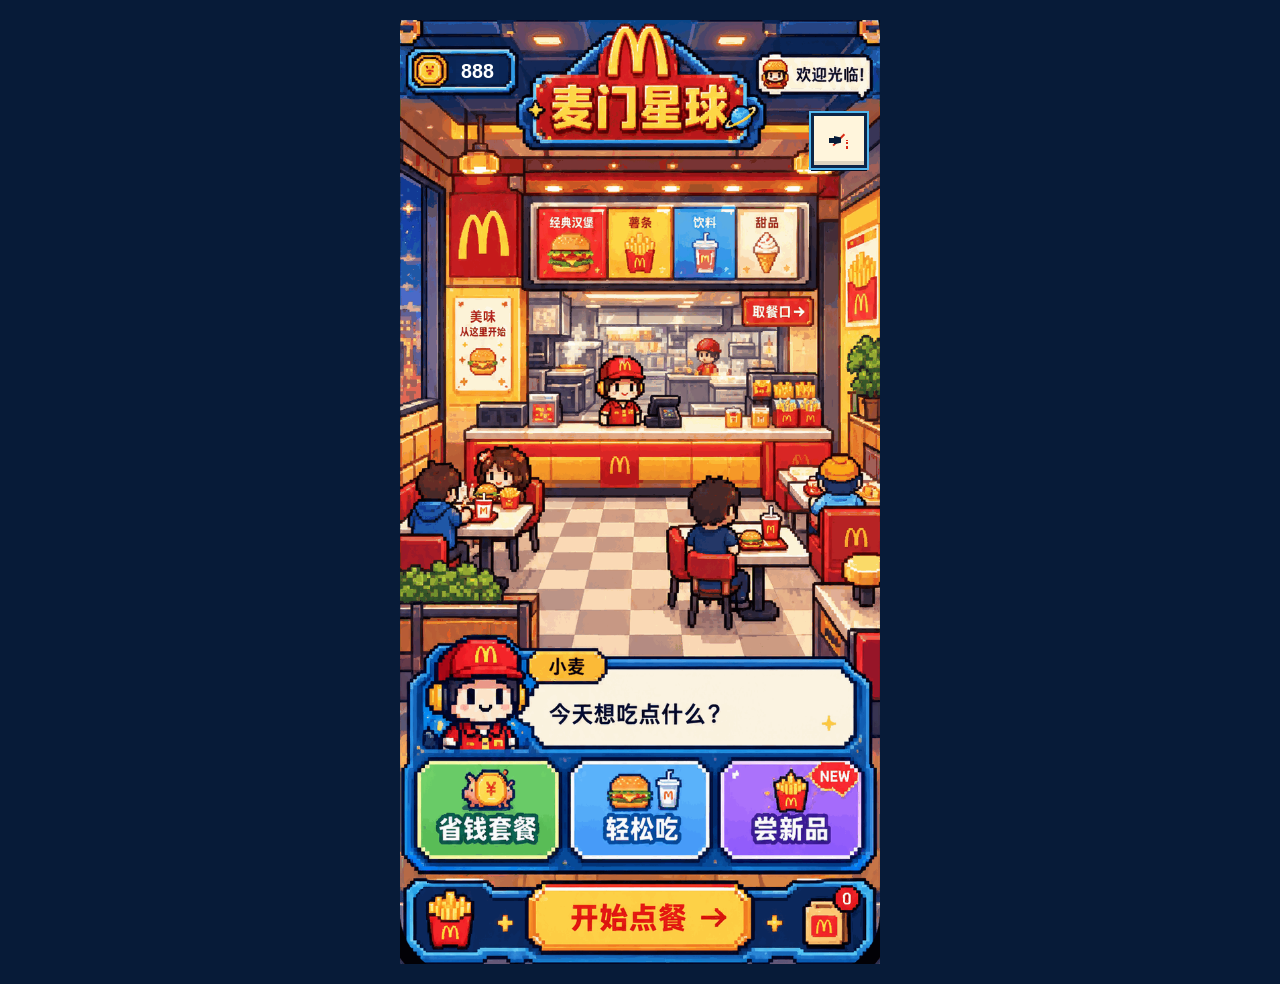
<file: docs/index.html>
<!DOCTYPE html>
<html lang="zh-CN">
<head>
<meta charset="UTF-8">
<meta name="viewport" content="width=device-width, initial-scale=1, viewport-fit=cover">
<meta name="theme-color" content="#071b38">
<title>麦门星球 · 像素点餐</title>
<link rel="stylesheet" href="style.css">
</head>
<body>
  <main id="app" data-state="title" aria-label="麦门星球点餐小游戏">
    <section id="scene-wrap" aria-label="像素餐厅静态场景">
      <img id="scene" src="assets/reference/restaurant.png" width="716" height="920" alt="麦门星球餐厅：招牌、菜单、后厨店员和正在用餐的客人" fetchpriority="high">
      <canvas id="scene-motion" width="716" height="920" aria-hidden="true"></canvas>
      <div id="hud">
        <span id="coins" data-initial="true" role="status" aria-label="游戏金币">888</span>
        <button type="button" id="bgm-toggle" aria-pressed="false" aria-label="播放背景音乐">
          <span class="bgm-icon" aria-hidden="true">
            <span class="bgm-wave"><i></i><i></i><i></i></span>
            <span class="bgm-mute"></span>
          </span>
          <span class="sr-only">背景音乐开关</span>
        </button>
      </div>
      <span id="scene-status" class="sr-only" role="status"></span>
      <div id="customer-dialogue">
        <span id="customer-dialogue-status" class="sr-only" role="status">点击餐厅里的小人，他们会说话</span>
        <button type="button" class="customer-hotspot" id="hotspot-blue" data-guest="blue" aria-label="和左侧蓝衣顾客聊天"></button>
        <button type="button" class="customer-hotspot" id="hotspot-front" data-guest="front" aria-label="和正面顾客聊天"></button>
        <button type="button" class="customer-bubble hidden" id="bubble-blue" data-guest="blue">
          <span class="line">我也觉得！</span><span class="sr-only">，点击换一句</span>
        </button>
        <button type="button" class="customer-bubble hidden" id="bubble-front" data-guest="front">
          <span class="line">这个新品夯爆了！</span><span class="sr-only">，点击换一句</span>
        </button>
      </div>
      <span id="mode-tag" class="hidden">demo</span>
      <div id="plate" class="hidden" role="status" aria-live="polite">
        <div class="plate-store" id="plate-store">麦门星球示例餐厅</div>
        <div class="plate-no" id="plate-no">No.888</div>
        <div class="plate-hint">凭这个号去门店取餐 ↑</div>
      </div>
    </section>
    <section id="panel" aria-label="点餐操作">
      <div id="dialog">
        <span class="sr-only">小麦：</span>
        <div class="bubble"><span id="speech" aria-live="polite">今天想吃点什么？</span></div>
      </div>
      <div id="card" class="hidden"></div>
      <div id="options"></div>
      <div id="actionbar">
        <span class="action-icon fries" aria-hidden="true"></span>
        <button id="primary" type="button"><span id="primary-label">开始点餐 →</span></button>
        <span class="action-icon bag" aria-label="当前餐品数量"><b id="bag-count" role="status">0</b></span>
      </div>
    </section>
  </main>
  <script src="static-api.js"></script>
  <script src="scene.js"></script>
  <script src="bgm.js"></script>
  <script src="game.js"></script>
</body>
</html>
</file>
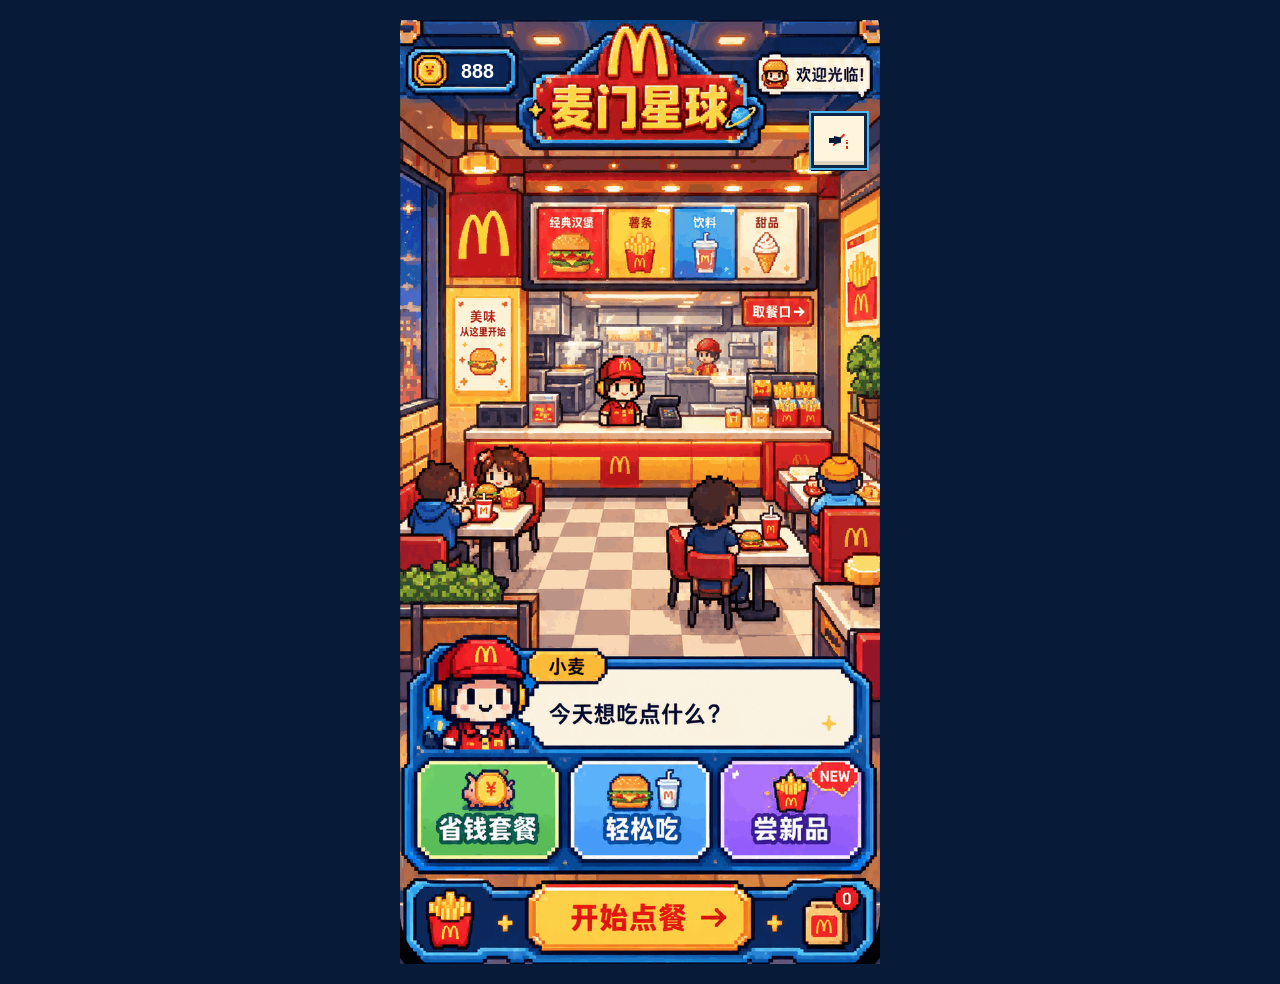
<file: web/index.html>
<!DOCTYPE html>
<html lang="zh-CN">
<head>
<meta charset="UTF-8">
<meta name="viewport" content="width=device-width, initial-scale=1, viewport-fit=cover">
<meta name="theme-color" content="#071b38">
<title>麦门星球 · 像素点餐</title>
<link rel="stylesheet" href="style.css">
</head>
<body>
  <main id="app" data-state="title" aria-label="麦门星球点餐小游戏">
    <section id="scene-wrap" aria-label="像素餐厅静态场景">
      <img id="scene" src="assets/reference/restaurant.png" width="716" height="920" alt="麦门星球餐厅：招牌、菜单、后厨店员和正在用餐的客人" fetchpriority="high">
      <canvas id="scene-motion" width="716" height="920" aria-hidden="true"></canvas>
      <div id="hud">
        <span id="coins" data-initial="true" role="status" aria-label="游戏金币">888</span>
        <button type="button" id="bgm-toggle" aria-pressed="false" aria-label="播放背景音乐">
          <span class="bgm-icon" aria-hidden="true">
            <span class="bgm-wave"><i></i><i></i><i></i></span>
            <span class="bgm-mute"></span>
          </span>
          <span class="sr-only">背景音乐开关</span>
        </button>
      </div>
      <div id="customer-dialogue">
        <span id="customer-dialogue-status" class="sr-only" role="status">点击餐厅里的小人，他们会说话</span>
        <button type="button" class="customer-hotspot" id="hotspot-blue" data-guest="blue" aria-label="和左侧蓝衣顾客聊天"></button>
        <button type="button" class="customer-hotspot" id="hotspot-front" data-guest="front" aria-label="和正面顾客聊天"></button>
        <button type="button" class="customer-bubble hidden" id="bubble-blue" data-guest="blue">
          <span class="line">我也觉得！</span><span class="sr-only">，点击换一句</span>
        </button>
        <button type="button" class="customer-bubble hidden" id="bubble-front" data-guest="front">
          <span class="line">这个新品夯爆了！</span><span class="sr-only">，点击换一句</span>
        </button>
      </div>
      <span id="scene-status" class="sr-only" role="status"></span>
      <span id="mode-tag" class="hidden">demo</span>
      <div id="plate" class="hidden" role="status" aria-live="polite">
        <div class="plate-store" id="plate-store">麦门星球示例餐厅</div>
        <div class="plate-no" id="plate-no">No.888</div>
        <div class="plate-hint">凭这个号去门店取餐 ↑</div>
      </div>
    </section>
    <section id="panel" aria-label="点餐操作">
      <div id="dialog">
        <span class="sr-only">小麦：</span>
        <div class="bubble"><span id="speech" aria-live="polite">今天想吃点什么？</span></div>
      </div>
      <div id="card" class="hidden"></div>
      <div id="options"></div>
      <div id="actionbar">
        <span class="action-icon fries" aria-hidden="true"></span>
        <button id="primary" type="button"><span id="primary-label">开始点餐 →</span></button>
        <span class="action-icon bag" aria-label="当前餐品数量"><b id="bag-count" role="status">0</b></span>
      </div>
    </section>
  </main>
  <script src="scene.js"></script>
  <script src="bgm.js"></script>
  <script src="game.js"></script>
</body>
</html>
</file>
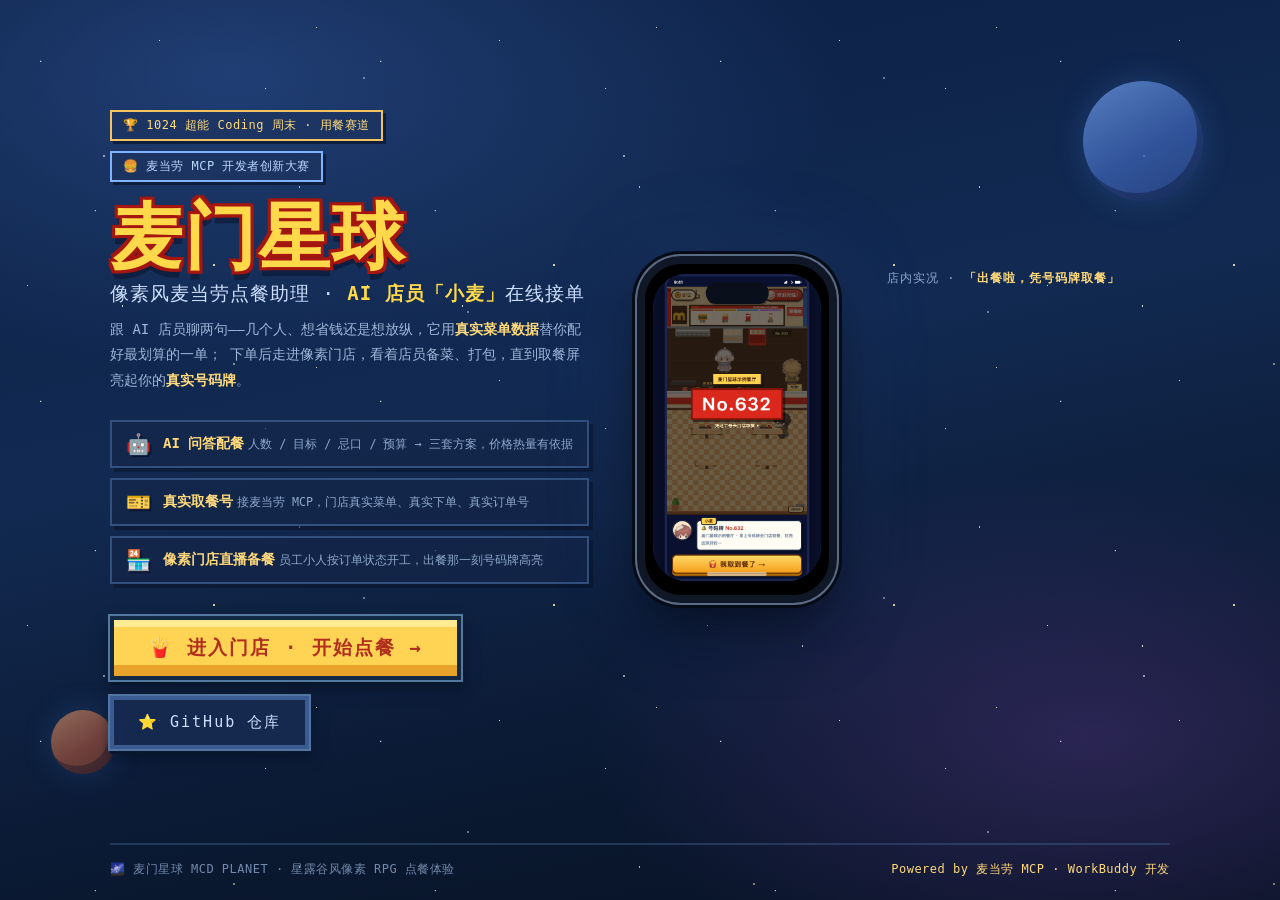
<file: web/cover.html>
<!DOCTYPE html>
<html lang="zh-CN">
<head>
<meta charset="UTF-8">
<meta name="viewport" content="width=device-width, initial-scale=1">
<title>麦门星球 · 像素麦当劳点餐助理</title>
<style>
  * { margin:0; padding:0; box-sizing:border-box; }
  html,body { height:100%; }
  body {
    font-family:"PingFang SC","Microsoft YaHei",monospace;
    background:
      radial-gradient(ellipse 80% 55% at 18% 8%, rgba(64,110,190,.38), transparent 60%),
      radial-gradient(ellipse 65% 50% at 85% 82%, rgba(120,70,170,.30), transparent 60%),
      linear-gradient(168deg, #0b1e42 0%, #122a52 42%, #0a1830 78%, #071224 100%);
    color:#f4ecd8; min-height:100vh; overflow-x:hidden;
    display:flex; flex-direction:column; align-items:center;
  }
  /* ---------- 像素星空 ---------- */
  .stars, .stars2 { position:fixed; inset:0; pointer-events:none; z-index:0; }
  .stars {
    background-image:
      radial-gradient(1.5px 1.5px at 12% 18%, #fff 50%, transparent 51%),
      radial-gradient(1.5px 1.5px at 28% 62%, #cfe4ff 50%, transparent 51%),
      radial-gradient(1px 1px at 47% 12%, #fff 50%, transparent 51%),
      radial-gradient(2px 2px at 63% 78%, #ffe9b0 50%, transparent 51%),
      radial-gradient(1px 1px at 78% 26%, #fff 50%, transparent 51%),
      radial-gradient(1.5px 1.5px at 88% 55%, #b8d4ff 50%, transparent 51%),
      radial-gradient(1px 1px at 8% 84%, #fff 50%, transparent 51%),
      radial-gradient(1px 1px at 55% 42%, #dcecff 50%, transparent 51%),
      radial-gradient(1.5px 1.5px at 36% 90%, #fff 50%, transparent 51%),
      radial-gradient(1px 1px at 93% 8%, #ffe9b0 50%, transparent 51%);
    background-size: 340px 340px; opacity:.85;
    animation: twinkle 4.2s steps(2) infinite;
  }
  .stars2 {
    background-image:
      radial-gradient(2px 2px at 20% 30%, rgba(255,255,255,.55) 50%, transparent 51%),
      radial-gradient(2px 2px at 70% 15%, rgba(180,215,255,.5) 50%, transparent 51%),
      radial-gradient(1.5px 1.5px at 45% 70%, rgba(255,233,176,.5) 50%, transparent 51%),
      radial-gradient(1.5px 1.5px at 90% 60%, rgba(255,255,255,.4) 50%, transparent 51%);
    background-size: 520px 520px;
    animation: twinkle 6s steps(2) infinite reverse;
  }
  @keyframes twinkle { 50% { opacity:.35; } }
  .planet {
    position:fixed; border-radius:50%; pointer-events:none; z-index:0;
    box-shadow: inset -6px -8px 0 rgba(0,0,20,.35), 0 0 34px rgba(90,150,255,.28);
  }
  .planet.p1 { width:120px; height:120px; right:6%; top:9%;
    background: linear-gradient(150deg,#6f9fe8,#3d63b4 55%,#2c4a8c); opacity:.75; }
  .planet.p2 { width:64px; height:64px; left:4%; bottom:14%;
    background: linear-gradient(150deg,#e8a06f,#b45a3d 55%,#8c3f2c); opacity:.6; }
  .meteor {
    position:fixed; width:3px; height:3px; background:#fff; border-radius:50%;
    top:14%; left:-10px; z-index:0; opacity:0;
    box-shadow: 0 0 8px #fff;
    animation: meteor 9s linear infinite;
  }
  .meteor::after { content:""; position:absolute; right:2px; top:1px; width:90px; height:2px;
    background:linear-gradient(90deg,transparent,rgba(255,255,255,.75)); }
  .meteor.m2 { top:44%; animation-delay:4.5s; animation-duration:11s; }
  @keyframes meteor { 0%,70% { opacity:0; transform:translate(0,0); } 72% { opacity:1; } 100% { opacity:0; transform:translate(70vw,38vh); } }

  /* ---------- 主体 ---------- */
  .wrap {
    position:relative; z-index:1; width:min(1060px,94vw);
    display:flex; align-items:center; gap:48px;
    padding:44px 0 28px; flex:1;
  }
  .left { flex:1.15; min-width:0; }
  .badge-row { display:flex; align-items:center; gap:10px; margin-bottom:18px; flex-wrap:wrap; }
  .badge {
    display:inline-flex; align-items:center; gap:6px;
    font-size:12px; padding:5px 11px; letter-spacing:.5px;
    border:2px solid #f2c35f; color:#ffd97a; background:rgba(30,52,96,.72);
    box-shadow:3px 3px 0 rgba(8,16,36,.6);
  }
  .badge.demo { border-color:#7fb2ff; color:#bcd8ff; }
  h1 {
    font-size:clamp(44px,6.4vw,72px); line-height:1.04; letter-spacing:2px;
    color:#ffd94a; margin-bottom:6px;
    text-shadow:
      3px 0 0 #a4160f, -3px 0 0 #a4160f, 0 3px 0 #a4160f, 0 -3px 0 #a4160f,
      3px 3px 0 #a4160f, -3px 3px 0 #a4160f, 3px -3px 0 #a4160f, -3px -3px 0 #a4160f,
      0 9px 0 rgba(10,20,44,.55);
  }
  .subtitle { font-size:clamp(15px,2vw,19px); color:#cfe0ff; margin-bottom:10px; letter-spacing:1px; }
  .subtitle b { color:#ffd94a; }
  .desc { font-size:14px; line-height:1.85; color:#9fb6d8; margin-bottom:26px; max-width:520px; }
  .feats { display:flex; flex-direction:column; gap:10px; margin-bottom:32px; }
  .feat {
    display:flex; align-items:center; gap:12px; font-size:14px; color:#e8eefc;
    background:rgba(20,38,74,.66); border:2px solid #33507f; padding:10px 14px;
    box-shadow:4px 4px 0 rgba(8,16,36,.5); max-width:480px;
  }
  .feat .ic { font-size:20px; filter:drop-shadow(2px 2px 0 rgba(0,0,20,.4)); }
  .feat b { color:#ffd97a; margin-right:4px; }
  .feat small { color:#8fa8cc; }
  .cta { display:flex; gap:16px; align-items:center; flex-wrap:wrap; }
  .btn {
    display:inline-flex; align-items:center; gap:10px; cursor:pointer; text-decoration:none;
    font-family:inherit; font-size:19px; letter-spacing:2px; padding:15px 34px;
    border:4px solid #122843; outline:2px solid #5479a0; color:#b12e1e; font-weight:700;
    background:linear-gradient(#ffec92 0 12%,#ffd354 12% 80%,#e8a42a 80%);
    box-shadow:0 5px 0 #07172e, 0 8px 14px rgba(3,8,24,.5);
    transition:transform .06s, box-shadow .06s;
  }
  .btn:hover { filter:brightness(1.06); }
  .btn:active { transform:translateY(4px); box-shadow:0 1px 0 #07172e; }
  .btn.ghost {
    color:#cfe0ff; background:rgba(24,44,84,.8); border-color:#3a5c92; outline-color:#5275a1;
    font-size:15px; padding:13px 24px; font-weight:400;
  }
  /* ---------- 右侧手机 ---------- */
  .right { flex:0 0 auto; display:flex; justify-content:center; }
  .phone {
    width:min(300px,72vw); border:8px solid #101828; border-radius:44px;
    background:#000; padding:10px 8px 14px; position:relative;
    box-shadow:
      0 0 0 2px #5c6b84, 0 0 0 5px #060b18,
      0 26px 60px rgba(2,6,18,.75), 0 0 90px rgba(80,130,220,.22);
    animation: float 5.5s ease-in-out infinite;
  }
  @keyframes float { 50% { transform:translateY(-12px); } }
  .island {
    position:absolute; top:18px; left:50%; transform:translateX(-50%);
    width:34%; height:22px; background:#0a0f1c; border-radius:12px; z-index:3;
  }
  .screen { border-radius:34px; overflow:hidden; position:relative; background:#122a52; }
  .screen img { display:block; width:100%; }
  .gesture {
    position:absolute; bottom:5px; left:50%; transform:translateX(-50%);
    width:36%; height:4px; border-radius:2px; background:rgba(255,255,255,.5);
  }
  .caption {
    text-align:center; font-size:12px; color:#8fa8cc; margin-top:14px; letter-spacing:1px;
  }
  .caption b { color:#ffd97a; }
  /* ---------- 页脚 ---------- */
  footer {
    position:relative; z-index:1; width:min(1060px,94vw);
    border-top:2px solid rgba(82,117,161,.35); padding:16px 0 22px;
    display:flex; justify-content:space-between; align-items:center; gap:14px; flex-wrap:wrap;
    font-size:12px; color:#7189ad; letter-spacing:.5px;
  }
  footer .mcd { color:#ffd97a; }
  @media (max-width:880px) {
    .wrap { flex-direction:column; gap:30px; padding:30px 0 20px; text-align:center; }
    .feat { max-width:none; }
    .cta { justify-content:center; }
    .desc { max-width:none; }
    .badge-row { justify-content:center; }
    .planet.p1 { width:80px; height:80px; }
  }
</style>
</head>
<body>
<div class="stars"></div>
<div class="stars2"></div>
<div class="planet p1"></div>
<div class="planet p2"></div>
<div class="meteor"></div>
<div class="meteor m2"></div>

<div class="wrap">
  <div class="left">
    <div class="badge-row">
      <span class="badge">🏆 1024 超能 Coding 周末 · 用餐赛道</span>
      <span class="badge demo">🍔 麦当劳 MCP 开发者创新大赛</span>
    </div>
    <h1>麦门星球</h1>
    <p class="subtitle">像素风麦当劳点餐助理 · <b>AI 店员「小麦」</b>在线接单</p>
    <p class="desc">
      跟 AI 店员聊两句——几个人、想省钱还是想放纵，它用<b style="color:#ffd97a">真实菜单数据</b>替你配好最划算的一单；
      下单后走进像素门店，看着店员备菜、打包，直到取餐屏亮起你的<b style="color:#ffd97a">真实号码牌</b>。
    </p>
    <div class="feats">
      <div class="feat"><span class="ic">🤖</span><span><b>AI 问答配餐</b><small>人数 / 目标 / 忌口 / 预算 → 三套方案，价格热量有依据</small></span></div>
      <div class="feat"><span class="ic">🎫</span><span><b>真实取餐号</b><small>接麦当劳 MCP，门店真实菜单、真实下单、真实订单号</small></span></div>
      <div class="feat"><span class="ic">🏪</span><span><b>像素门店直播备餐</b><small>员工小人按订单状态开工，出餐那一刻号码牌高亮</small></span></div>
    </div>
    <div class="cta">
      <a class="btn" href="/game">🍟 进入门店 · 开始点餐 →</a>
      <a class="btn ghost" href="https://github.com/winnieoi/MM-pixel-order" target="_blank" rel="noopener">⭐ GitHub 仓库</a>
    </div>
  </div>

  <div class="right">
    <div class="phone">
      <div class="island"></div>
      <div class="screen">
        <img src="assets/screens/04-plate.png" alt="麦门星球游戏画面：出餐号码牌">
        <div class="gesture"></div>
      </div>
    </div>
    <div class="caption" style="width:100%">店内实况 · <b>「出餐啦，凭号码牌取餐」</b></div>
  </div>
</div>

<footer>
  <span>🌌 麦门星球 MCD PLANET · 星露谷风像素 RPG 点餐体验</span>
  <span class="mcd">Powered by 麦当劳 MCP · WorkBuddy 开发</span>
</footer>
</body>
</html>
</file>
<file: docs/style.css>
/* 原图切片共享同一 716px 坐标系；文字、订单和按钮仍由 DOM 驱动。 */
:root { color-scheme: light; --navy: #071b38; --cream: #fff5dc; --blue: #258dcc; --yellow: #ffcf48; }
* { box-sizing: border-box; }
html { min-height: 100%; background: var(--navy); }
body { margin: 0; min-height: 100dvh; padding: env(safe-area-inset-top) 0 env(safe-area-inset-bottom); background: var(--navy); color: #101b35; font-family: "PingFang SC", "Microsoft YaHei", sans-serif; }
button { font: inherit; cursor: pointer; -webkit-tap-highlight-color: transparent; touch-action: manipulation; }
button:disabled { cursor: wait; }
button:focus-visible, a:focus-visible { outline: 3px solid #fff49b; outline-offset: 3px; }
.hidden { display: none !important; }
.sr-only { position: absolute !important; width: 1px !important; height: 1px !important; padding: 0 !important; margin: -1px !important; overflow: hidden !important; clip-path: inset(50%) !important; white-space: nowrap !important; border: 0 !important; }
#app { position: relative; width: 100%; max-width: 480px; margin: 0 auto; container-type: inline-size; background: var(--navy); }
#scene-wrap { position: relative; width: 100%; }
#scene { display: block; width: 100%; height: auto; }
#scene-motion { position: absolute; inset: 0; z-index: 1; width: 100%; height: 100%; pointer-events: none; image-rendering: pixelated; }
#scene-wrap { overflow: hidden; }
#hud { position: absolute; inset: 0; pointer-events: none; }
#coins { position: absolute; left: 11.59%; top: 6.3%; width: 9.08%; height: 4.13%; display: flex; align-items: center; justify-content: center; background: url('assets/reference/coin-blank.png') center / 100% 100%; color: #fff; font-size: 4.1cqw; font-weight: 800; font-variant-numeric: tabular-nums; }
#coins[data-initial="true"] { background: none; color: transparent; }
/* 背景音乐开关：像素风喇叭按钮，位于场景右上角，不遮挡金币与人物。 */
#bgm-toggle {
  position: absolute;
  right: 2.8%;
  top: 15%;
  width: 11.5%;
  aspect-ratio: 1 / 1;
  padding: 0;
  border: 3px solid #0c2446;
  border-radius: 0;
  background: var(--cream);
  box-shadow: 0 0 0 2px #51b7ef, inset 0 -4px 0 #0002, 0 3px 0 #050f24;
  display: flex;
  align-items: center;
  justify-content: center;
  cursor: pointer;
  pointer-events: auto;
}
#bgm-toggle:active { transform: translateY(1px); box-shadow: 0 0 0 2px #51b7ef, inset 0 -3px 0 #0002, 0 2px 0 #050f24; }
/* 像素喇叭图标：用 box-shadow 画小方块，静音时加斜杠。 */
.bgm-icon {
  position: relative;
  width: 42%;
  height: 42%;
  image-rendering: pixelated;
}
.bgm-icon::before {
  content: '';
  position: absolute;
  left: 0; top: 38%;
  width: 42%; height: 24%;
  background: #071b38;
}
.bgm-icon::after {
  content: '';
  position: absolute;
  left: 26%; top: 30%;
  width: 34%; height: 40%;
  background: #071b38;
  clip-path: polygon(0 0, 100% 18%, 100% 82%, 0 100%);
}
/* 声波：三条小竖条，播放时出现并轻微上下跳动。 */
.bgm-wave {
  position: absolute;
  right: 6%;
  top: 50%;
  width: 8%;
  height: 44%;
  display: flex;
  flex-direction: column;
  justify-content: center;
  gap: 14%;
}
.bgm-wave i {
  display: block;
  width: 100%;
  background: #da2b16;
  animation: none;
}
.bgm-wave i:nth-child(1) { height: 26%; }
.bgm-wave i:nth-child(2) { height: 60%; }
.bgm-wave i:nth-child(3) { height: 100%; }
#bgm-toggle.playing .bgm-wave i { animation: bgm-wave 0.6s ease-in-out infinite; }
#bgm-toggle.playing .bgm-wave i:nth-child(2) { animation-delay: 0.15s; }
#bgm-toggle.playing .bgm-wave i:nth-child(3) { animation-delay: 0.3s; }
@keyframes bgm-wave {
  0%, 100% { transform: scaleY(0.4); }
  50% { transform: scaleY(1); }
}
/* 静音斜杠（未播放时显示）。 */
.bgm-mute {
  position: absolute;
  inset: 0;
  pointer-events: none;
}
.bgm-mute::before {
  content: '';
  position: absolute;
  left: 12%; top: 44%;
  width: 76%; height: 12%;
  background: #da2b16;
  transform: rotate(-45deg);
}
#bgm-toggle.playing .bgm-mute { display: none; }
@media (prefers-reduced-motion: reduce) { #bgm-toggle.playing .bgm-wave i { animation: none; } }
#panel { position: relative; }
#dialog { position: relative; width: 100%; aspect-ratio: 716 / 178; background: url('assets/reference/dialog-blank.png') center / 100% 100% no-repeat; }
.bubble { position: absolute; left: 31%; right: 9%; top: 43%; bottom: 14%; display: flex; align-items: center; min-width: 0; }
#speech { font-size: clamp(12px, 3.7cqw, 18px); font-weight: 750; line-height: 1.45; overflow-wrap: anywhere; }
#speech small { font-size: .76em; font-weight: 600; color: #5d6476; }
#app[data-state="title"] #dialog { background-image: url('assets/reference/dialog.png'); }
#app[data-state="title"] #speech, #app[data-state="title"] #primary-label, .home-option > * { position: absolute; width: 1px; height: 1px; overflow: hidden; clip-path: inset(50%); white-space: nowrap; }
#options { display: grid; grid-template-columns: repeat(3, minmax(0, 1fr)); gap: 2cqw; padding: 2cqw 3cqw 3cqw; background: #103b69; }
#options.cols1 { grid-template-columns: 1fr; }
#options.cols2 { grid-template-columns: repeat(2, minmax(0, 1fr)); }
#options.cols5 { grid-template-columns: repeat(5, minmax(0, 1fr)); }
.opt { position: relative; min-width: 0; min-height: 68px; padding: 9px 5px; display: flex; flex-direction: column; align-items: center; justify-content: center; gap: 4px; border: 3px solid #102447; border-radius: 0; box-shadow: inset 0 0 0 2px #efffe4, inset 0 -6px 0 #0002, 0 3px 0 #050f24; color: #fff; background: #4aabed; font-weight: 850; text-shadow: 1px 2px #18365c; }
.opt.tone-green { background: #6bc957; }
.opt.tone-purple { background: #9660eb; }
.opt.tone-yellow { background: #ffd156; color: #563011; text-shadow: none; }
.opt.tone-red { background: #ed6651; }
.opt .oi { font-size: 21px; }
.opt .ol { font-size: clamp(12px, 3.5cqw, 17px); }
.opt .os { font-size: 11px; }
.opt .check { position: absolute; top: 3px; left: 6px; color: #082b13; }
.opt.sel, .opt[aria-pressed="true"] { outline: 3px solid var(--yellow); outline-offset: -1px; }
.opt:active { filter: brightness(.9); }
#app[data-state="title"] #options { position: relative; aspect-ratio: 716 / 180; background: url('assets/reference/choices.png') center / 100% 100% no-repeat; padding: 0; display: block; }
#app[data-state="title"] .home-option { position: absolute; top: 4%; height: 82%; min-height: 0; width: 29.5%; padding: 0; border: 0; box-shadow: none; background: transparent; }
.home-option[data-art="save"] { left: 3.6%; }
.home-option[data-art="light"] { left: 35.7%; }
.home-option[data-art="new"] { left: 67.8%; }
#app[data-state="title"] .home-option.sel { outline: none; }
#app[data-state="title"] .home-option:focus-visible { outline: 3px solid #fff49b; outline-offset: -4px; }
#app[data-state="title"] .home-option:active { background: #fff2; }
#actionbar { position: relative; aspect-ratio: 716 / 130; background: url('assets/reference/action-blank.png') center / 100% 100% no-repeat; }
#app[data-state="title"] #actionbar { background-image: url('assets/reference/action.png'); }
#primary { position: absolute; left: 27%; top: 12%; width: 44%; height: 71%; border: 0; background: transparent; display: flex; align-items: center; justify-content: center; padding: 4px 6px; color: #da2b16; font-size: clamp(14px, 5cqw, 24px); font-weight: 900; line-height: 1.1; }
#primary:disabled { color: #795528; }
#primary:active:not(:disabled) { background: #f5831633; }
#primary .badge-cart { display: none; }
#bag-count { position: absolute; right: 5.31%; top: 15.38%; width: 3.5%; height: 23.85%; display: flex; align-items: center; justify-content: center; background: url('assets/reference/badge-blank.png') center / 100% 100%; color: white; font: 800 3.5cqw monospace; }
#app[data-state="title"] #bag-count { background: none; color: transparent; }
#card { background: var(--cream); border: 4px solid #153866; outline: 2px solid #50b5ed; margin: 12px 4%; padding: 12px; font-size: 13px; line-height: 1.65; overflow-wrap: anywhere; }
.c-hdr, .c-row, .c-sum { display: flex; justify-content: space-between; gap: 12px; }
.c-row > :first-child { min-width: 0; }
.c-row > :last-child { flex-shrink: 0; }
.c-hdr { font-weight: 800; flex-wrap: wrap; }
.c-sum { border-top: 2px dashed #cfb889; padding-top: 8px; margin-top: 8px; color: #ba311f; font-weight: 800; flex-wrap: wrap; }
.c-reason { color: #5e6170; font-size: 12px; }
.c-row .c-reason { flex-shrink: 1; }
a { color: #0c659a; }
.bar { height: 12px; background: #d7dce0; border: 2px solid #153866; margin: 10px 0; }
.bar i { display: block; height: 100%; background: #69c95a; }
#plate { position: absolute; inset: 0; z-index: 10; background: #071b38b8; display: flex; flex-direction: column; align-items: center; justify-content: center; gap: 16px; padding: 20px; text-align: center; }
.plate-store { color: var(--cream); font-size: 16px; font-weight: 700; overflow-wrap: anywhere; max-width: 100%; }
.plate-no { background: #d93022; border: 4px solid #ffd24c; padding: 12px; color: #fff8da; box-shadow: 0 0 0 4px #123663; font-size: clamp(28px, 9cqw, 44px); font-weight: 900; max-width: 100%; overflow-wrap: anywhere; }
.plate-hint { color: var(--cream); font-size: 13px; }
#app:not([data-state="title"]) #dialog { min-height: 116px; }
#app:not([data-state="title"]) .bubble { top: 40%; bottom: 12%; }
#app[data-state="ready"] #dialog { min-height: 155px; }
.cols5 .opt { padding: 8px 2px; }
.cols5 .ol { font-size: 12px; overflow-wrap: anywhere; }
@media (min-width: 600px) { body { padding-block: max(20px, env(safe-area-inset-top)) max(20px, env(safe-area-inset-bottom)); } }
@media (prefers-reduced-motion: no-preference) { .opt, #primary { transition: filter 100ms, background-color 100ms; } }

/* 邻桌顾客对话框：复用 716×920 场景百分比坐标系，气泡尾巴固定在人物头顶，文字增多向上展开。 */
#customer-dialogue { position: absolute; inset: 0; z-index: 3; pointer-events: none; }
#customer-dialogue[inert] { visibility: hidden; }
.customer-bubble {
  position: absolute;
  pointer-events: auto;
  min-height: 44px;
  max-width: 46%;
  padding: 7px 9px;
  display: flex;
  align-items: center;
  justify-content: center;
  background: var(--cream);
  border: 3px solid #0c2446;
  box-shadow: 0 0 0 2px #51b7ef;
  color: #101b35;
  font-size: clamp(12px, 3.4cqw, 16px);
  font-weight: 850;
  line-height: 1.3;
  text-align: center;
  overflow-wrap: anywhere;
}
.customer-bubble::after {
  content: '';
  position: absolute;
  bottom: -8px;
  width: 12px;
  height: 12px;
  background: var(--cream);
  border-right: 3px solid #0c2446;
  border-bottom: 3px solid #0c2446;
  transform: rotate(45deg);
}
/* 人物点击热区：透明覆盖在两位顾客身上，点击才弹出气泡。父容器 pointer-events:none，这里必须显式 auto 才能点中。 */
.customer-hotspot {
  position: absolute;
  pointer-events: auto;
  padding: 0;
  border: 0;
  background: transparent;
  -webkit-tap-highlight-color: transparent;
  cursor: pointer;
}
/* 蓝衣顾客（背对）：身体区域约 (8,612)-(98,780)。 */
#hotspot-blue { left: 1.1%; top: 66.5%; width: 12.6%; height: 18.3%; }
/* 正面顾客：身体区域约 (103,545)-(197,745)。 */
#hotspot-front { left: 14.4%; top: 59.2%; width: 13.1%; height: 21.7%; }

/* 蓝衣顾客（左下、背对）：实测头顶约 (60,618)，尾巴落在其发顶。 */
#bubble-blue { left: 1%; bottom: 33.6%; width: 22%; }
#bubble-blue::after { left: 30%; }
/* 正面顾客（同桌）：实测发顶约 (143,588)，气泡右移错开、底缘悬于发顶上方，尾巴从左下垂到头发上。 */
#bubble-front { left: 24.5%; bottom: 36.6%; width: 27%; }
#bubble-front::after { left: 4%; }
</file>
<file: web/style.css>
/* 原图切片共享同一 716px 坐标系；文字、订单和按钮仍由 DOM 驱动。 */
:root { color-scheme: light; --navy: #071b38; --cream: #fff5dc; --blue: #258dcc; --yellow: #ffcf48; }
* { box-sizing: border-box; }
html { min-height: 100%; background: var(--navy); }
body { margin: 0; min-height: 100dvh; padding: env(safe-area-inset-top) 0 env(safe-area-inset-bottom); background: var(--navy); color: #101b35; font-family: "PingFang SC", "Microsoft YaHei", sans-serif; }
button { font: inherit; cursor: pointer; -webkit-tap-highlight-color: transparent; touch-action: manipulation; }
button:disabled { cursor: wait; }
button:focus-visible, a:focus-visible { outline: 3px solid #fff49b; outline-offset: 3px; }
.hidden { display: none !important; }
.sr-only { position: absolute !important; width: 1px !important; height: 1px !important; padding: 0 !important; margin: -1px !important; overflow: hidden !important; clip-path: inset(50%) !important; white-space: nowrap !important; border: 0 !important; }
#app { position: relative; width: 100%; max-width: 480px; margin: 0 auto; container-type: inline-size; background: var(--navy); }
#scene-wrap { position: relative; width: 100%; }
#scene { display: block; width: 100%; height: auto; }
#scene-motion { position: absolute; inset: 0; z-index: 1; width: 100%; height: 100%; pointer-events: none; image-rendering: pixelated; }
#scene-wrap { overflow: hidden; }
#hud { position: absolute; inset: 0; z-index: 2; pointer-events: none; }
#coins { position: absolute; left: 11.59%; top: 6.3%; width: 9.08%; height: 4.13%; display: flex; align-items: center; justify-content: center; background: url('assets/reference/coin-blank.png') center / 100% 100%; color: #fff; font-size: 4.1cqw; font-weight: 800; font-variant-numeric: tabular-nums; }
#coins[data-initial="true"] { background: none; color: transparent; }
/* 背景音乐开关：像素风喇叭按钮，位于场景右上角，不遮挡金币与人物。 */
#bgm-toggle {
  position: absolute;
  right: 2.8%;
  top: 15%;
  width: 11.5%;
  aspect-ratio: 1 / 1;
  padding: 0;
  border: 3px solid #0c2446;
  border-radius: 0;
  background: var(--cream);
  box-shadow: 0 0 0 2px #51b7ef, inset 0 -4px 0 #0002, 0 3px 0 #050f24;
  display: flex;
  align-items: center;
  justify-content: center;
  cursor: pointer;
  pointer-events: auto;
}
#bgm-toggle:active { transform: translateY(1px); box-shadow: 0 0 0 2px #51b7ef, inset 0 -3px 0 #0002, 0 2px 0 #050f24; }
/* 像素喇叭图标：用 box-shadow 画小方块，静音时加斜杠。 */
.bgm-icon {
  position: relative;
  width: 42%;
  height: 42%;
  image-rendering: pixelated;
}
.bgm-icon::before {
  content: '';
  position: absolute;
  left: 0; top: 38%;
  width: 42%; height: 24%;
  background: #071b38;
}
.bgm-icon::after {
  content: '';
  position: absolute;
  left: 26%; top: 30%;
  width: 34%; height: 40%;
  background: #071b38;
  clip-path: polygon(0 0, 100% 18%, 100% 82%, 0 100%);
}
/* 声波：三条小竖条，播放时出现并轻微上下跳动。 */
.bgm-wave {
  position: absolute;
  right: 6%;
  top: 50%;
  width: 8%;
  height: 44%;
  display: flex;
  flex-direction: column;
  justify-content: center;
  gap: 14%;
}
.bgm-wave i {
  display: block;
  width: 100%;
  background: #da2b16;
  animation: none;
}
.bgm-wave i:nth-child(1) { height: 26%; }
.bgm-wave i:nth-child(2) { height: 60%; }
.bgm-wave i:nth-child(3) { height: 100%; }
#bgm-toggle.playing .bgm-wave i { animation: bgm-wave 0.6s ease-in-out infinite; }
#bgm-toggle.playing .bgm-wave i:nth-child(2) { animation-delay: 0.15s; }
#bgm-toggle.playing .bgm-wave i:nth-child(3) { animation-delay: 0.3s; }
@keyframes bgm-wave {
  0%, 100% { transform: scaleY(0.4); }
  50% { transform: scaleY(1); }
}
/* 静音斜杠（未播放时显示）。 */
.bgm-mute {
  position: absolute;
  inset: 0;
  pointer-events: none;
}
.bgm-mute::before {
  content: '';
  position: absolute;
  left: 12%; top: 44%;
  width: 76%; height: 12%;
  background: #da2b16;
  transform: rotate(-45deg);
}
#bgm-toggle.playing .bgm-mute { display: none; }
@media (prefers-reduced-motion: reduce) { #bgm-toggle.playing .bgm-wave i { animation: none; } }
#panel { position: relative; }
#dialog { position: relative; width: 100%; aspect-ratio: 716 / 178; background: url('assets/reference/dialog-blank.png') center / 100% 100% no-repeat; }
.bubble { position: absolute; left: 31%; right: 9%; top: 43%; bottom: 14%; display: flex; align-items: center; min-width: 0; }
#speech { font-size: clamp(12px, 3.7cqw, 18px); font-weight: 750; line-height: 1.45; overflow-wrap: anywhere; }
#speech small { font-size: .76em; font-weight: 600; color: #5d6476; }
#app[data-state="title"] #dialog { background-image: url('assets/reference/dialog.png'); }
#app[data-state="title"] #speech, #app[data-state="title"] #primary-label, .home-option > * { position: absolute; width: 1px; height: 1px; overflow: hidden; clip-path: inset(50%); white-space: nowrap; }
#options { display: grid; grid-template-columns: repeat(3, minmax(0, 1fr)); gap: 2cqw; padding: 2cqw 3cqw 3cqw; background: #103b69; }
#options:empty { display: none; }
.opt .oi:empty, .opt .os:empty { display: none; }
#options.cols1 { grid-template-columns: 1fr; }
#options.cols2 { grid-template-columns: repeat(2, minmax(0, 1fr)); }
#options.cols5 { grid-template-columns: repeat(5, minmax(0, 1fr)); }
.opt { position: relative; min-width: 0; min-height: 68px; padding: 9px 5px; display: flex; flex-direction: column; align-items: center; justify-content: center; gap: 4px; border: 3px solid #102447; border-radius: 0; box-shadow: inset 0 0 0 2px #efffe4, inset 0 -6px 0 #0002, 0 3px 0 #050f24; color: #fff; background: #4aabed; font-weight: 850; text-shadow: 1px 2px #18365c; }
.opt.tone-green { background: #6bc957; }
.opt.tone-purple { background: #9660eb; }
.opt.tone-yellow { background: #ffd156; color: #563011; text-shadow: none; }
.opt.tone-red { background: #ed6651; }
.opt .oi { font-size: 21px; }
.opt .ol { font-size: clamp(12px, 3.5cqw, 17px); }
.opt .os { font-size: 11px; }
.opt .check { position: absolute; top: 3px; left: 6px; color: #082b13; }
.opt.sel, .opt[aria-pressed="true"] { outline: 3px solid var(--yellow); outline-offset: -1px; }
.opt:active { filter: brightness(.9); }
#app[data-state="title"] #options { position: relative; aspect-ratio: 716 / 180; background: url('assets/reference/choices.png') center / 100% 100% no-repeat; padding: 0; display: block; }
#app[data-state="title"] .home-option { position: absolute; top: 4%; height: 82%; min-height: 0; width: 29.5%; padding: 0; border: 0; box-shadow: none; background: transparent; }
.home-option[data-art="save"] { left: 3.6%; }
.home-option[data-art="light"] { left: 35.7%; }
.home-option[data-art="new"] { left: 67.8%; }
#app[data-state="title"] .home-option.sel { outline: none; }
#app[data-state="title"] .home-option:focus-visible { outline: 3px solid #fff49b; outline-offset: -4px; }
#app[data-state="title"] .home-option:active { background: #fff2; }
#actionbar { position: relative; aspect-ratio: 716 / 130; background: url('assets/reference/action-blank.png') center / 100% 100% no-repeat; }
#app[data-state="title"] #actionbar { background-image: url('assets/reference/action.png'); }
#primary { position: absolute; left: 27%; top: 12%; width: 44%; height: 71%; border: 0; background: transparent; display: flex; align-items: center; justify-content: center; padding: 4px 6px; color: #da2b16; font-size: clamp(14px, 5cqw, 24px); font-weight: 900; line-height: 1.1; }
#primary:disabled { color: #795528; }
#primary:active:not(:disabled) { background: #f5831633; }
#primary .badge-cart { display: none; }
#bag-count { position: absolute; right: 5.31%; top: 15.38%; width: 3.5%; height: 23.85%; display: flex; align-items: center; justify-content: center; background: url('assets/reference/badge-blank.png') center / 100% 100%; color: white; font: 800 3.5cqw monospace; }
#app[data-state="title"] #bag-count { background: none; color: transparent; }
#card { background: var(--cream); border: 4px solid #153866; outline: 2px solid #50b5ed; margin: 12px 4%; padding: 12px; font-size: 13px; line-height: 1.65; overflow-wrap: anywhere; }
.c-hdr, .c-row, .c-sum { display: flex; justify-content: space-between; gap: 12px; }
.c-row > :first-child { min-width: 0; }
.c-row > :last-child { flex-shrink: 0; }
.c-hdr { font-weight: 800; flex-wrap: wrap; }
.c-sum { border-top: 2px dashed #cfb889; padding-top: 8px; margin-top: 8px; color: #ba311f; font-weight: 800; flex-wrap: wrap; }
.c-reason { color: #5e6170; font-size: 12px; }
.c-row .c-reason { flex-shrink: 1; }
a { color: #0c659a; }
.bar { height: 12px; background: #d7dce0; border: 2px solid #153866; margin: 10px 0; }
.bar i { display: block; height: 100%; background: #69c95a; }
#plate { position: absolute; inset: 0; z-index: 10; background: #071b38b8; display: flex; flex-direction: column; align-items: center; justify-content: center; gap: 16px; padding: 20px; text-align: center; }
.plate-store { color: var(--cream); font-size: 16px; font-weight: 700; overflow-wrap: anywhere; max-width: 100%; }
.plate-no { background: #d93022; border: 4px solid #ffd24c; padding: 12px; color: #fff8da; box-shadow: 0 0 0 4px #123663; font-size: clamp(28px, 9cqw, 44px); font-weight: 900; max-width: 100%; overflow-wrap: anywhere; }
.plate-hint { color: var(--cream); font-size: 13px; }
#app:not([data-state="title"]) #dialog { aspect-ratio: auto; min-height: 25cqw; padding: 12px 3cqw 10px 27cqw; background: #103b69; display: flex; align-items: stretch; }
#app:not([data-state="title"]) #dialog::before { content: ''; position: absolute; left: 0; bottom: 0; width: 30.45%; aspect-ratio: 218 / 178; background: url('assets/reference/guide.png') bottom / 100% auto no-repeat; z-index: 1; }
#app:not([data-state="title"]) .bubble { position: relative; inset: auto; width: 100%; min-height: 80px; padding: 23px 14px 14px 22px; background: var(--cream); border: 4px solid #0c2446; box-shadow: 0 0 0 2px #51b7ef, inset 0 0 0 2px #e5d6b8; }
#app:not([data-state="title"]) #dialog::after { content: ''; position: absolute; left: 26.68%; top: 2.235cqw; width: 16.62%; aspect-ratio: 119 / 56; background: url('assets/reference/name-tag.png') center / 100% 100% no-repeat; pointer-events: none; z-index: 3; }
#app[data-state="ready"] .bubble { min-height: 125px; }
.cols5 .opt { padding: 8px 2px; }
.cols5 .ol { font-size: 12px; overflow-wrap: anywhere; }
@media (min-width: 600px) { body { padding-block: max(20px, env(safe-area-inset-top)) max(20px, env(safe-area-inset-bottom)); } }
@media (prefers-reduced-motion: no-preference) { .opt, #primary { transition: filter 100ms, background-color 100ms; } }

/* 邻桌顾客对话框：复用 716×920 场景百分比坐标系，气泡尾巴固定在人物头顶，文字增多向上展开。 */
#customer-dialogue { position: absolute; inset: 0; z-index: 3; pointer-events: none; }
#customer-dialogue[inert] { visibility: hidden; }
.customer-bubble {
  position: absolute;
  pointer-events: auto;
  min-height: 44px;
  max-width: 46%;
  padding: 7px 9px;
  display: flex;
  align-items: center;
  justify-content: center;
  background: var(--cream);
  border: 3px solid #0c2446;
  box-shadow: 0 0 0 2px #51b7ef;
  color: #101b35;
  font-size: clamp(12px, 3.4cqw, 16px);
  font-weight: 850;
  line-height: 1.3;
  text-align: center;
  overflow-wrap: anywhere;
}
.customer-bubble::after {
  content: '';
  position: absolute;
  bottom: -8px;
  width: 12px;
  height: 12px;
  background: var(--cream);
  border-right: 3px solid #0c2446;
  border-bottom: 3px solid #0c2446;
  transform: rotate(45deg);
}
/* 人物点击热区：透明覆盖在两位顾客身上，点击才弹出气泡。父容器 pointer-events:none，这里必须显式 auto 才能点中。 */
.customer-hotspot {
  position: absolute;
  pointer-events: auto;
  padding: 0;
  border: 0;
  background: transparent;
  -webkit-tap-highlight-color: transparent;
  cursor: pointer;
}
/* 蓝衣顾客（背对）：身体区域约 (8,612)-(98,780)。 */
#hotspot-blue { left: 1.1%; top: 66.5%; width: 12.6%; height: 18.3%; }
/* 正面顾客：身体区域约 (103,545)-(197,745)。 */
#hotspot-front { left: 14.4%; top: 59.2%; width: 13.1%; height: 21.7%; }

/* 蓝衣顾客（左下、背对）：实测头顶约 (60,618)，尾巴落在其发顶。 */
#bubble-blue { left: 1%; bottom: 33.6%; width: 22%; }
#bubble-blue::after { left: 30%; }
/* 正面顾客（同桌）：实测发顶约 (143,588)，气泡右移错开、底缘悬于发顶上方，尾巴从左下垂到头发上。 */
#bubble-front { left: 24.5%; bottom: 36.6%; width: 27%; }
#bubble-front::after { left: 4%; }
</file>
